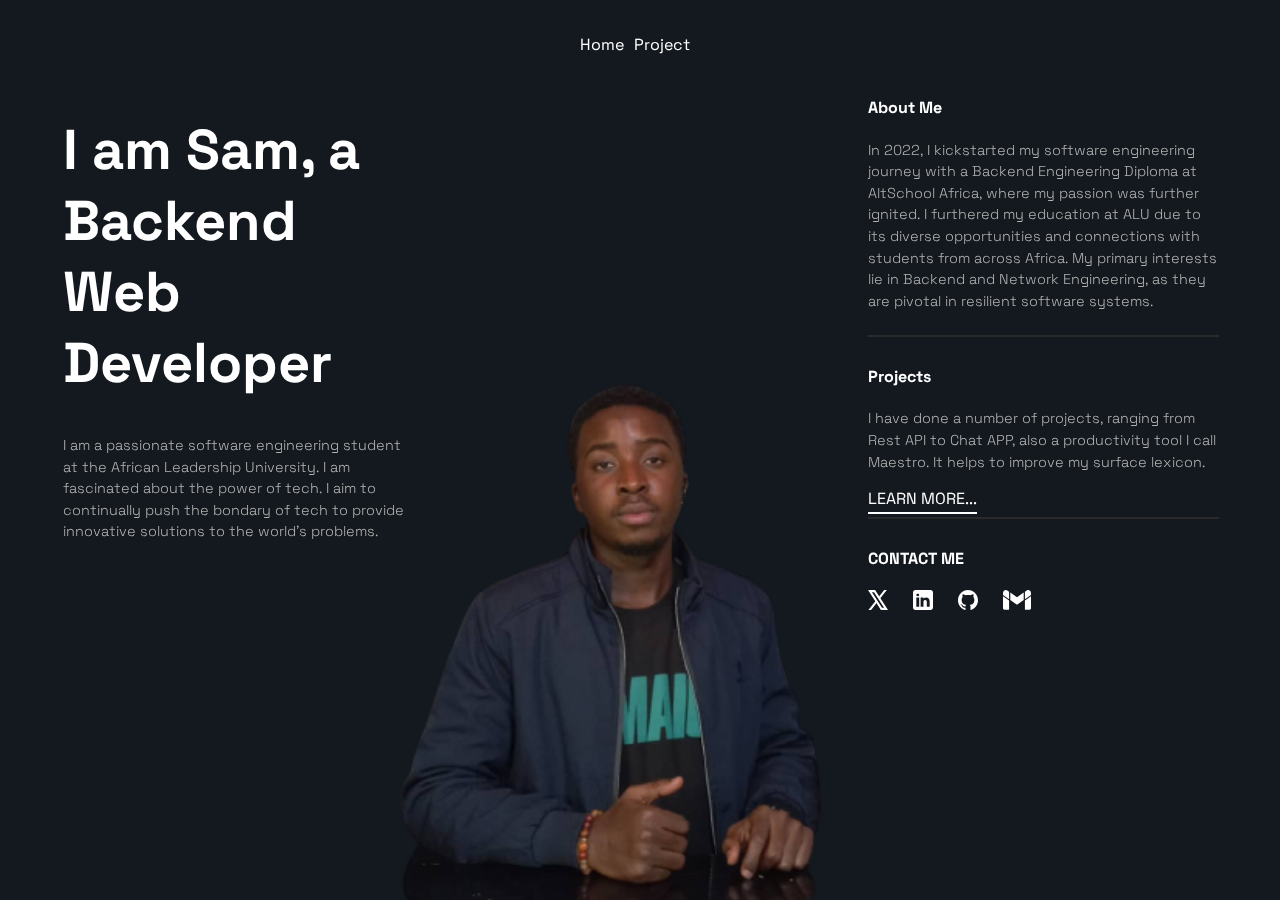
<file: index.html>
<!DOCTYPE html>
<html lang="en">
  <head>
    <meta charset="UTF-8" />
    <meta name="viewport" content="width=device-width, initial-scale=1.0" />
    <title>Sam | Home</title>
    <link rel="stylesheet" href="./index.css" />
  </head>
  <body>
    <img class="headshot" src="./images/ssam.png" alt="" />
    <header>
      <nav class="nav-bar">
        <ul>
          <li><a href="./index.html">Home</a></li>
          <li><a href="./project.html">Project</a></li>
        </ul>
      </nav>
    </header>

    <main>
      <section class="left-section">
        <h1>I am Sam, a Backend Web Developer</h1>
        <p>
          I am a passionate software engineering student at the African
          Leadership University. I am fascinated about the power of tech. I aim
          to continually push the bondary of tech to provide innovative
          solutions to the world's problems.
        </p>
      </section>

      <section class="right-section">
        <div>
          <h4>About Me</h4>
          <p>
            In 2022, I kickstarted my software engineering journey with a
            Backend Engineering Diploma at AltSchool Africa, where my passion
            was further ignited. I furthered my education at ALU due to its
            diverse opportunities and connections with students from across
            Africa. My primary interests lie in Backend and Network Engineering,
            as they are pivotal in resilient software systems.
          </p>
          <!-- <a class="learn-more" href="./about.html">LEARN MORE...</a> -->
        </div>
        <hr />
        <div>
          <h4>Projects</h4>
          <p>
            I have done a number of projects, ranging from Rest API to Chat APP,
            also a productivity tool I call Maestro. It helps to improve my
            surface lexicon.
          </p>
          <a class="learn-more" href="./project.html">LEARN MORE...</a>
        </div>
        <hr />
        <div class="socials">
          <h4>CONTACT ME</h4>
          <div class="icons">
            <a href="https://twitter.com/ssam_dev">
              <img src="./images/x.svg" alt="twitter" />
            </a>
            <a href="https://www.linkedin.com/in/sundayolubode/">
              <img src="./images/linkedIn.svg" alt="linkedin" />
            </a>
            <a href="https://www.github.com/SundayOlubode">
              <img src="./images/github.svg" alt="github" />
            </a>
            <a href="mailto:ssamuelolubode@gmail.com">
              <img src="./images/gmail.svg" alt="Gmail" />
            </a>
          </div>
        </div>
      </section>
    </main>
  </body>
</html>
</file>
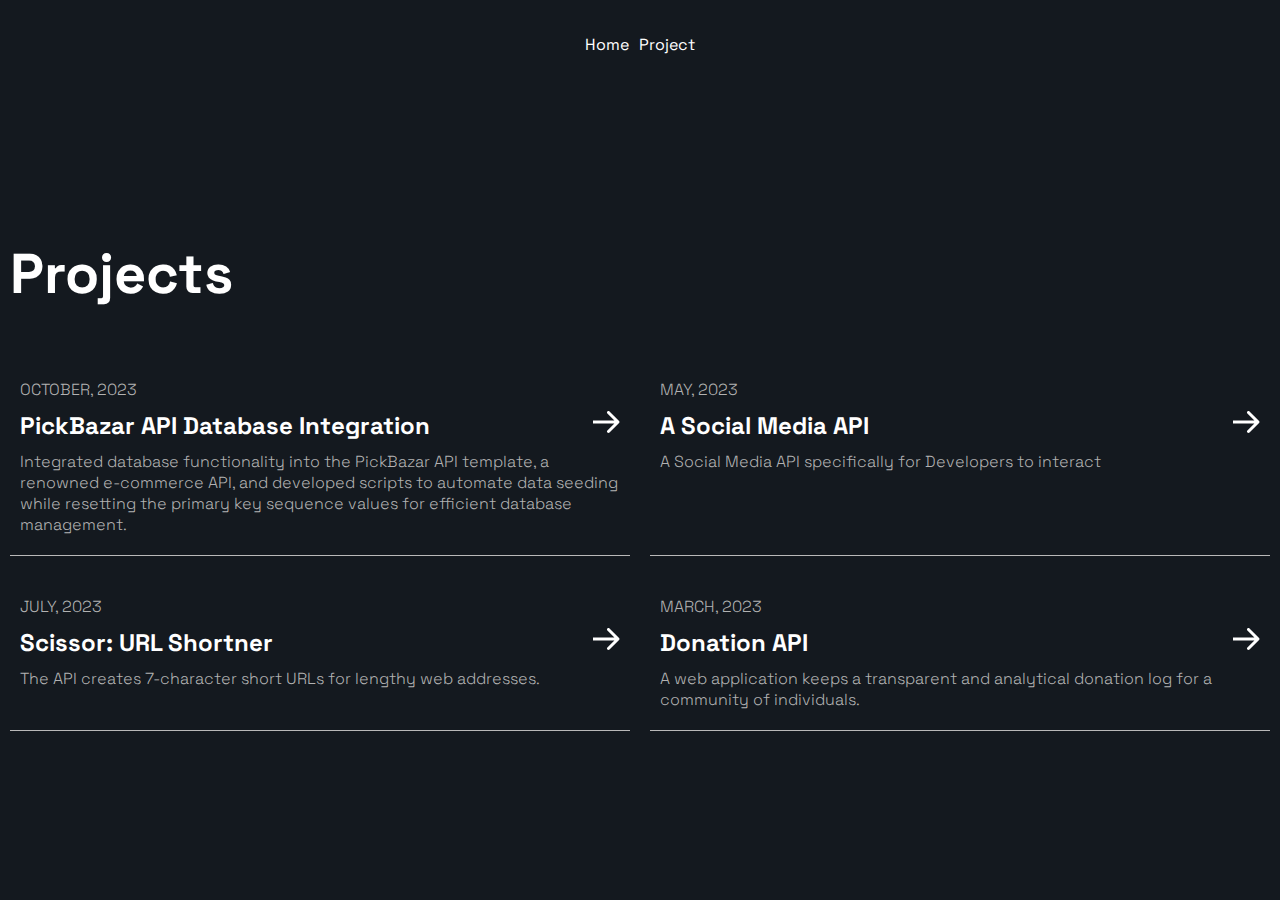
<file: project.html>
<!DOCTYPE html>
<html lang="en">
  <head>
    <meta charset="UTF-8" />
    <meta name="viewport" content="width=device-width, initial-scale=1.0" />
    <title>Sam | Projects</title>
    <link rel="stylesheet" href="./project.css" />
  </head>
  <body>
    <header>
      <nav>
        <ul>
          <li><a href="./index.html">Home</a></li>
          <li><a href="./project.html">Project</a></li>
        </ul>
      </nav>
    </header>
    <main>
      <h1>Projects</h1>
      <div class="projects">
        <div class="project">
          <p class="date">October, 2023</p>
          <h2>
            PickBazar API Database Integration
            <span
              ><a href="https://github.com/SundayOlubode/PickBazar"
                ><img src="./images/arrowhead.svg" alt="Arrow-head" /></a
            ></span>
          </h2>
          <p>
            Integrated database functionality into the PickBazar API template, a
            renowned e-commerce API, and developed scripts to automate data
            seeding while resetting the primary key sequence values for
            efficient database management.
          </p>
        </div>
        <div class="project">
          <p class="date">May, 2023</p>
          <h2>
            A Social Media API
            <span
              ><a href="https://www.github.com/SundayOlubode/social-media-app"
                ><img src="./images/arrowhead.svg" alt="Arrow-head" /></a
            ></span>
          </h2>
          <p>A Social Media API specifically for Developers to interact</p>
        </div>

        <div class="project">
          <p class="date">July, 2023</p>
          <h2>
            Scissor: URL Shortner
            <span
              ><a href="https://www.github.com/SundayOlubode/scissor"
                ><img src="./images/arrowhead.svg" alt="Arrow-head" /></a
            ></span>
          </h2>
          <p>
            The API creates 7-character short URLs for lengthy web addresses.
          </p>
        </div>
        <div class="project">
          <p class="date">March, 2023</p>
          <h2>
            Donation API
            <span
              ><a href="https://www.github.com/SundayOlubode/donation-api-v2"
                ><img src="./images/arrowhead.svg" alt="Arrow-head" /></a
            ></span>
          </h2>
          <p>
            A web application keeps a transparent and analytical donation log
            for a community of individuals.
          </p>
        </div>
      </div>
    </main>
  </body>
</html>
</file>
<file: index.css>
@import url("https://fonts.googleapis.com/css2?family=Space+Grotesk:wght@300;400;500;600&display=swap");

body {
  display: flex;
  flex-direction: column;
  background-color: #14191f;
  align-items: center;
  text-align: center;
  color: white;
  font-family: "Space Grotesk", sans-serif;
  padding: 10px;
}

p {
  line-height: 1.5;
  font-size: 0.9rem;
  font-weight: 300;
  color: rgb(178, 178, 178);
}

.headshot {
  position: fixed;
  bottom: -100px;
  width: 60%;
  z-index: -1;
}

.learn-more {
  padding: 3px 0px;
  border-bottom: 2px solid white;
}

main {
  display: flex;
  justify-content: space-between;
  margin: 0 auto;
  padding: 0 40px;
}

hr {
  border: 1px solid rgb(42, 42, 42);
  width: 100%;
}

.left-section,
.right-section {
  width: 30%;
  padding: 5px;
  text-align: left;
}

.left-section h1 {
  font-size: 3.5rem;
}

.right-section {
  display: flex;
  flex-direction: column;
  /* gap: 4px; */
}

.icons {
  display: flex;
  gap: 25px;
  margin: 0 auto;
  width: 100%;
}

.icons a img {
  height: 20px;
}

li {
  list-style-type: none;
}

a {
  color: white;
  text-decoration: none;
}

.nav-bar ul {
  display: flex;
  justify-content: flex-end;
  padding: 0;
}

.nav-bar li {
  margin-right: 10px;
}

@media screen and (max-width: 768px) {
  main {
    flex-direction: column;
    padding: 20px;
  }

  .left-section,
  .right-section {
    width: 100%;
  }

  .headshot {
    width: 100%;
    bottom: -50px;
  }

  .icons {
    justify-content: center;
  }
}
</file>
<file: project.css>
@import url("https://fonts.googleapis.com/css2?family=Space+Grotesk:wght@300;400;500;600&display=swap");

* {
  margin: 0;
  padding: 0;
  box-sizing: border-box;
}

body {
  display: flex;
  flex-direction: column;
  background-color: #14191f;
  align-items: center;
  text-align: center;
  color: white;
  font-family: "Space Grotesk", sans-serif;
  padding: 10px;
  height: 100vh;
}

header {
  height: 70px;
  display: flex;
  align-items: center;
}

header nav ul {
  display: flex;
  justify-content: center;
  align-items: center;
  list-style: none;
  padding: 0 20px;
  gap: 10px;
}

header nav ul li a {
  text-decoration: none;
  color: white;
}

main {
  height: calc(100vh - 70px);
  display: flex;
  flex-direction: column;
  align-items: start;
  justify-content: center;
  gap: 50px;
}

.projects {
  display: grid;
  grid-template-columns: 1fr 1fr;
  text-align: left;
  gap: 20px;
}

.date {
  font-size: 0.8rem;
  font-weight: 300;
  color: #a6a1a1;
  text-transform: uppercase;
}

h1 {
  font-size: 3.5rem;
}

h2 {
  font-size: 2rem;
}

.project {
  display: flex;
  flex-direction: column;
  gap: 10px;
  border-bottom: 1px solid rgb(186, 185, 185);
  padding: 20px 10px;
}

.project h2 {
  font-size: 1.5rem;
  display: flex;
  align-items: center;
  justify-content: space-between;
}

.project p {
  font-size: 1rem;
  font-weight: 300;
  color: rgb(178, 178, 178);
}

@media screen and (max-width: 768px) {
  main {
    height: auto;
    padding: 0 20px;
  }

  .projects {
    grid-template-columns: 1fr;
  }
}
</file>
